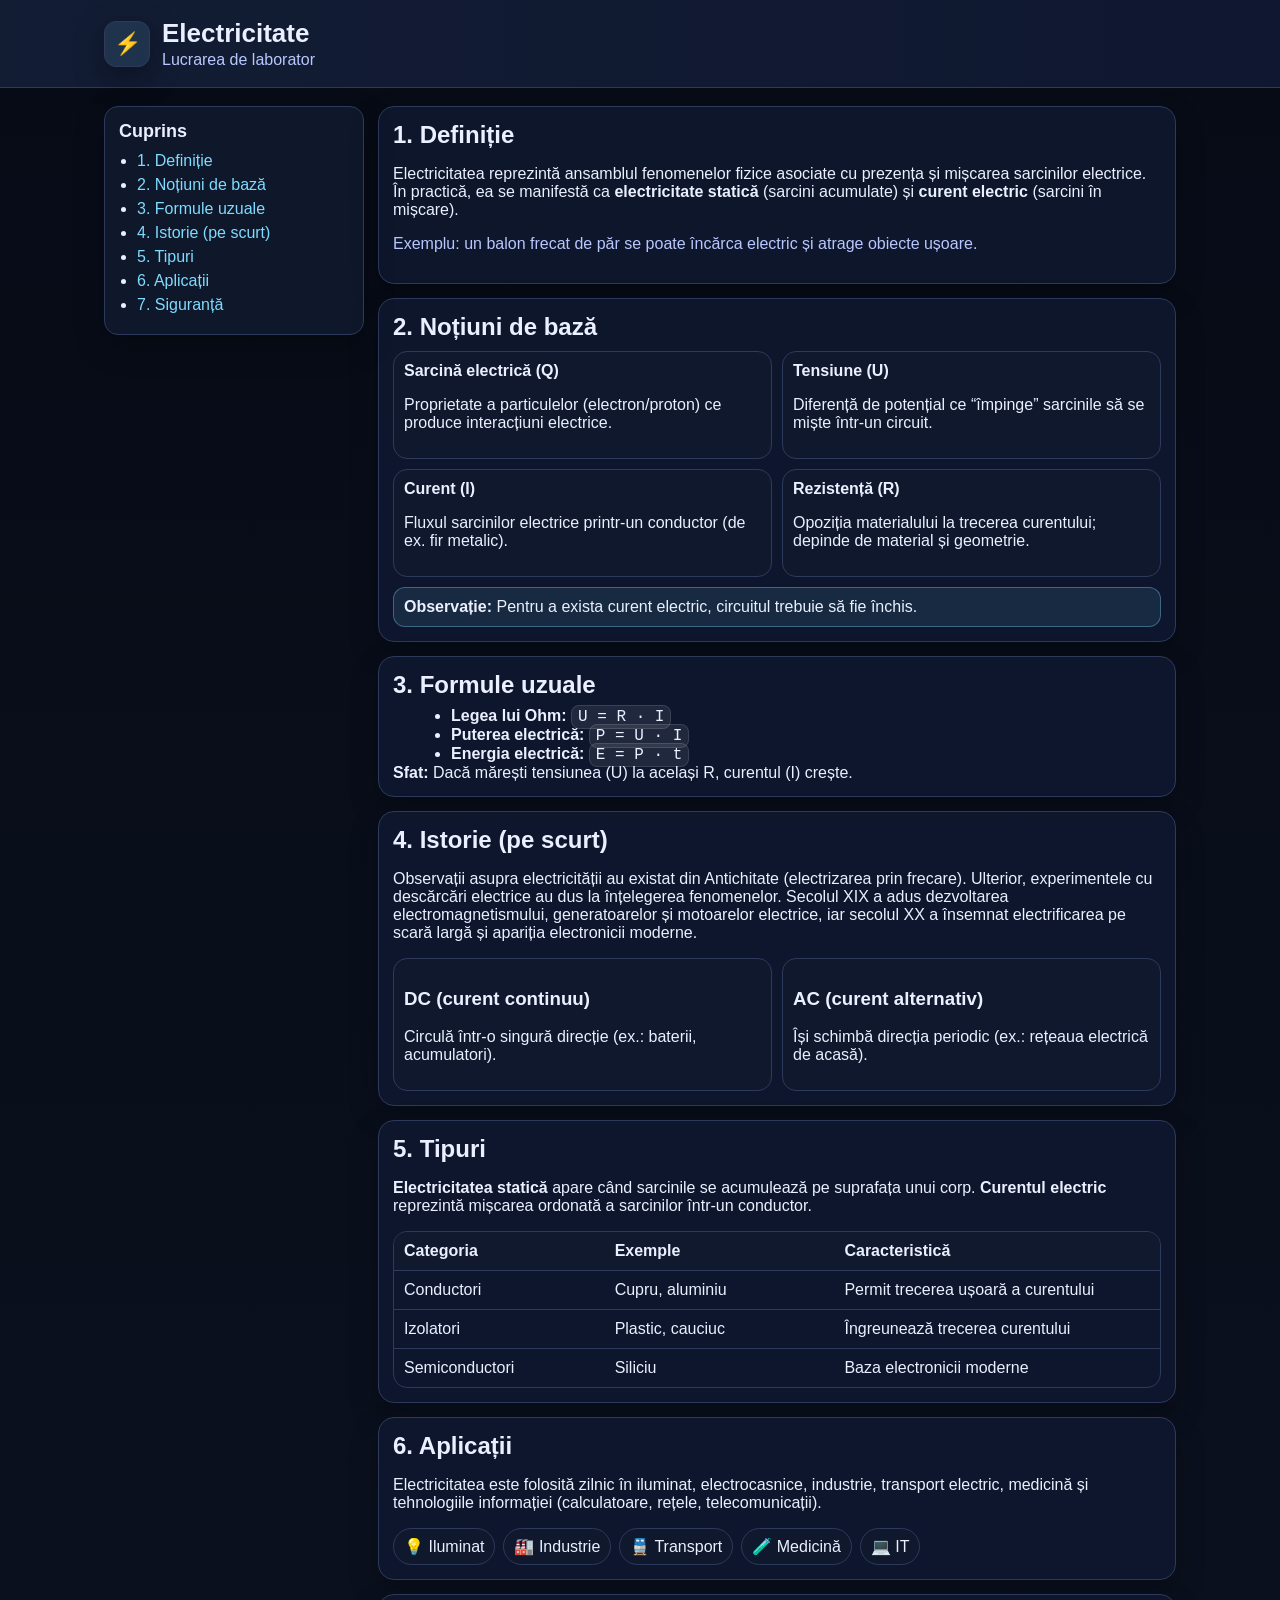
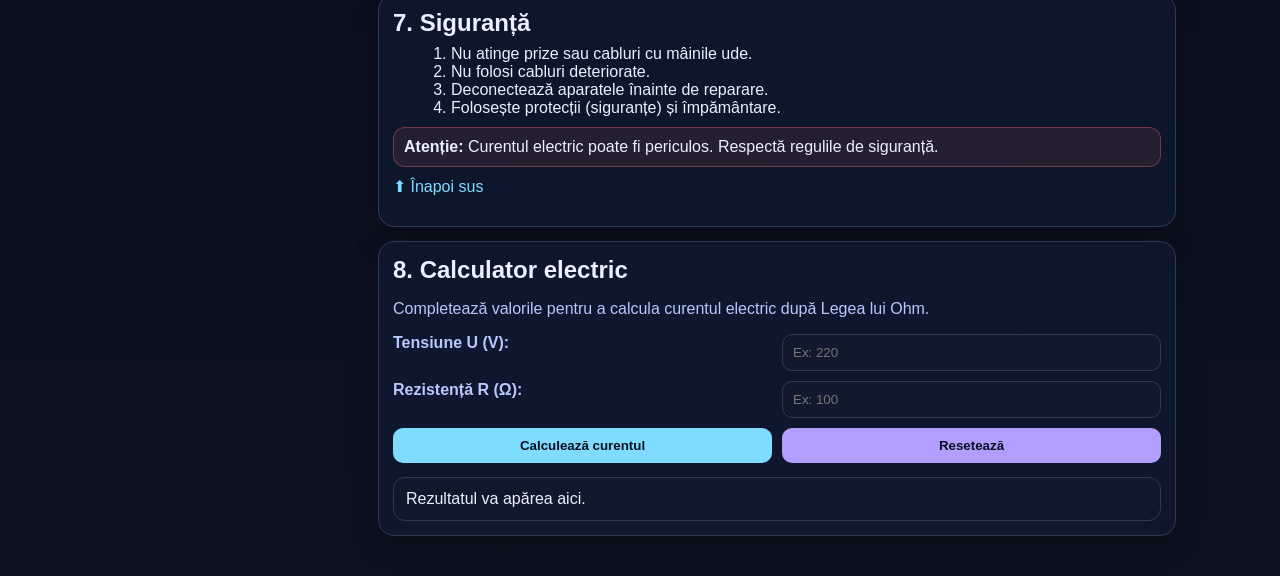
<file: site_laborator3.html/index.html>
<!DOCTYPE html>
<html lang="ro">
<head>
  <meta charset="utf-8" />
  <meta name="viewport" content="width=device-width, initial-scale=1" />
  <title>Electricitate</title>
  <link rel="stylesheet" href="style_laborator3.css">
</head>
<body>

  
  <div class="header">
    <div class="header-inner">
      <div class="logo">⚡</div>
      <div class="title">
        <h1>Electricitate</h1>
        <p>Lucrarea de laborator </p>
      </div>
    </div>
  </div>

  <div class="wrapper">

    <div class="sidebar">
      <h2>Cuprins</h2>
      <ul class="toc">
        <li><a href="#definitie">1. Definiție</a></li>
        <li><a href="#notiuni">2. Noțiuni de bază</a></li>
        <li><a href="#formule">3. Formule uzuale</a></li>
        <li><a href="#istorie">4. Istorie (pe scurt)</a></li>
        <li><a href="#tipuri">5. Tipuri</a></li>
        <li><a href="#aplicatii">6. Aplicații</a></li>
        <li><a href="#siguranta">7. Siguranță</a></li>
      </ul>
    <div>
      </div>
    </div>
        
    
    <div class="content">

      <div class="card" id="definitie">
        <h2>1. Definiție</h2>
        <p>
          Electricitatea reprezintă ansamblul fenomenelor fizice asociate cu prezența și mișcarea
          sarcinilor electrice. În practică, ea se manifestă ca <b>electricitate statică</b>
          (sarcini acumulate) și <b>curent electric</b> (sarcini în mișcare).
        </p>
        <p class="hint">
          Exemplu: un balon frecat de păr se poate încărca electric și atrage obiecte ușoare.
        </p>
      </div>

      <div class="card" id="notiuni">
        <h2>2. Noțiuni de bază</h2>

        <div class="grid">
          <div class="box">
            <h3>Sarcină electrică (Q)</h3>
            <p>Proprietate a particulelor (electron/proton) ce produce interacțiuni electrice.</p>
          </div>
          <div class="box">
            <h3>Tensiune (U)</h3>
            <p>Diferență de potențial ce “împinge” sarcinile să se miște într-un circuit.</p>
          </div>
          <div class="box">
            <h3>Curent (I)</h3>
            <p>Fluxul sarcinilor electrice printr-un conductor (de ex. fir metalic).</p>
          </div>
          <div class="box">
            <h3>Rezistență (R)</h3>
            <p>Opoziția materialului la trecerea curentului; depinde de material și geometrie.</p>
          </div>
        </div>

        <div class="note">
          <b>Observație:</b> Pentru a exista curent electric, circuitul trebuie să fie închis.
        </div>
      </div>

      <div class="card" id="formule">
        <h2>3. Formule uzuale</h2>
        <ul class="list">
          <li><b>Legea lui Ohm:</b> <span class="mono">U = R · I</span></li>
          <li><b>Puterea electrică:</b> <span class="mono">P = U · I</span></li>
          <li><b>Energia electrică:</b> <span class="mono">E = P · t</span></li>
        </ul>

        <div class="tip">
          <b>Sfat:</b> Dacă mărești tensiunea (U) la același R, curentul (I) crește.
        </div>
      </div>

      <div class="card" id="istorie">
        <h2>4. Istorie (pe scurt)</h2>
        <p>
          Observații asupra electricității au existat din Antichitate (electrizarea prin frecare).
          Ulterior, experimentele cu descărcări electrice au dus la înțelegerea fenomenelor.
          Secolul XIX a adus dezvoltarea electromagnetismului, generatoarelor și motoarelor electrice,
          iar secolul XX a însemnat electrificarea pe scară largă și apariția electronicii moderne.
        </p>

        <div class="two-col">
          <div class="mini">
            <h3>DC (curent continuu)</h3>
            <p>Circulă într-o singură direcție (ex.: baterii, acumulatori).</p>
          </div>
          <div class="mini">
            <h3>AC (curent alternativ)</h3>
            <p>Își schimbă direcția periodic (ex.: rețeaua electrică de acasă).</p>
          </div>
        </div>
      </div>

      <div class="card" id="tipuri">
        <h2>5. Tipuri</h2>
        <p>
          <b>Electricitatea statică</b> apare când sarcinile se acumulează pe suprafața unui corp.
          <b>Curentul electric</b> reprezintă mișcarea ordonată a sarcinilor într-un conductor.
        </p>

        <div class="table-like">
          <div class="row head">
            <div class="cell"><b>Categoria</b></div>
            <div class="cell"><b>Exemple</b></div>
            <div class="cell"><b>Caracteristică</b></div>
          </div>
          <div class="row">
            <div class="cell">Conductori</div>
            <div class="cell">Cupru, aluminiu</div>
            <div class="cell">Permit trecerea ușoară a curentului</div>
          </div>
          <div class="row">
            <div class="cell">Izolatori</div>
            <div class="cell">Plastic, cauciuc</div>
            <div class="cell">Îngreunează trecerea curentului</div>
          </div>
          <div class="row">
            <div class="cell">Semiconductori</div>
            <div class="cell">Siliciu</div>
            <div class="cell">Baza electronicii moderne</div>
          </div>
        </div>
      </div>

      <div class="card" id="aplicatii">
        <h2>6. Aplicații</h2>
        <p>
          Electricitatea este folosită zilnic în iluminat, electrocasnice, industrie, transport electric,
          medicină și tehnologiile informației (calculatoare, rețele, telecomunicații).
        </p>

        <div class="pill-row">
          <div class="pill">💡 Iluminat</div>
          <div class="pill">🏭 Industrie</div>
          <div class="pill">🚆 Transport</div>
          <div class="pill">🧪 Medicină</div>
          <div class="pill">💻 IT</div>
        </div>
      </div>

      <div class="card" id="siguranta">
        <h2>7. Siguranță</h2>
        <ol class="list">
          <li>Nu atinge prize sau cabluri cu mâinile ude.</li>
          <li>Nu folosi cabluri deteriorate.</li>
          <li>Deconectează aparatele înainte de reparare.</li>
          <li>Folosește protecții (siguranțe) și împământare.</li>
        </ol>

        <div class="warning">
          <b>Atenție:</b> Curentul electric poate fi periculos. Respectă regulile de siguranță.
        </div>

        <p class="backtop"><a href="#top">⬆ Înapoi sus</a></p>
      </div>

      <div class="card" id="calculator">
        <h2>8. Calculator electric</h2>
        <p class="hint">Completează valorile pentru a calcula curentul electric după Legea lui Ohm.</p>

        <div class="calc-form">
          <label for="u">Tensiune U (V):</label>
          <input type="number" id="u" placeholder="Ex: 220">

          <label for="r">Rezistență R (Ω):</label>
          <input type="number" id="r" placeholder="Ex: 100">

          <button type="button" onclick="calculeazaCurent()">Calculează curentul</button>
          <button type="button" onclick="reseteazaCalculator()" class="secondary-btn">Resetează</button>
        </div>

        <div id="rezultat" class="result-box">Rezultatul va apărea aici.</div>
      </div>


    </div>
  </div>


<script>
function calculeazaCurent() {
  let tensiune = Number(document.getElementById("u").value);
  let rezistenta = Number(document.getElementById("r").value);
  let rezultat = document.getElementById("rezultat");

  if (!tensiune || !rezistenta) {
    rezultat.innerHTML = "⚠️ Introdu tensiunea și rezistența.";
    rezultat.className = "result-box error";
    return;
  }

  if (rezistenta <= 0) {
    rezultat.innerHTML = "⚠️ Rezistența trebuie să fie mai mare decât 0.";
    rezultat.className = "result-box error";
    return;
  }

  let curent = tensiune / rezistenta;
  let putere = tensiune * curent;

  rezultat.innerHTML =
    "✅ Curentul electric este <b>" + curent.toFixed(2) + " A</b>.<br>" +
    "Puterea electrică aproximativă este <b>" + putere.toFixed(2) + " W</b>.<br>" +
    "Formula folosită: <b>I = U / R</b>";
  rezultat.className = "result-box success";
}

function reseteazaCalculator() {
  document.getElementById("u").value = "";
  document.getElementById("r").value = "";
  let rezultat = document.getElementById("rezultat");
  rezultat.innerHTML = "Rezultatul va apărea aici.";
  rezultat.className = "result-box";
}
</script>

</body>
</html>
</file>
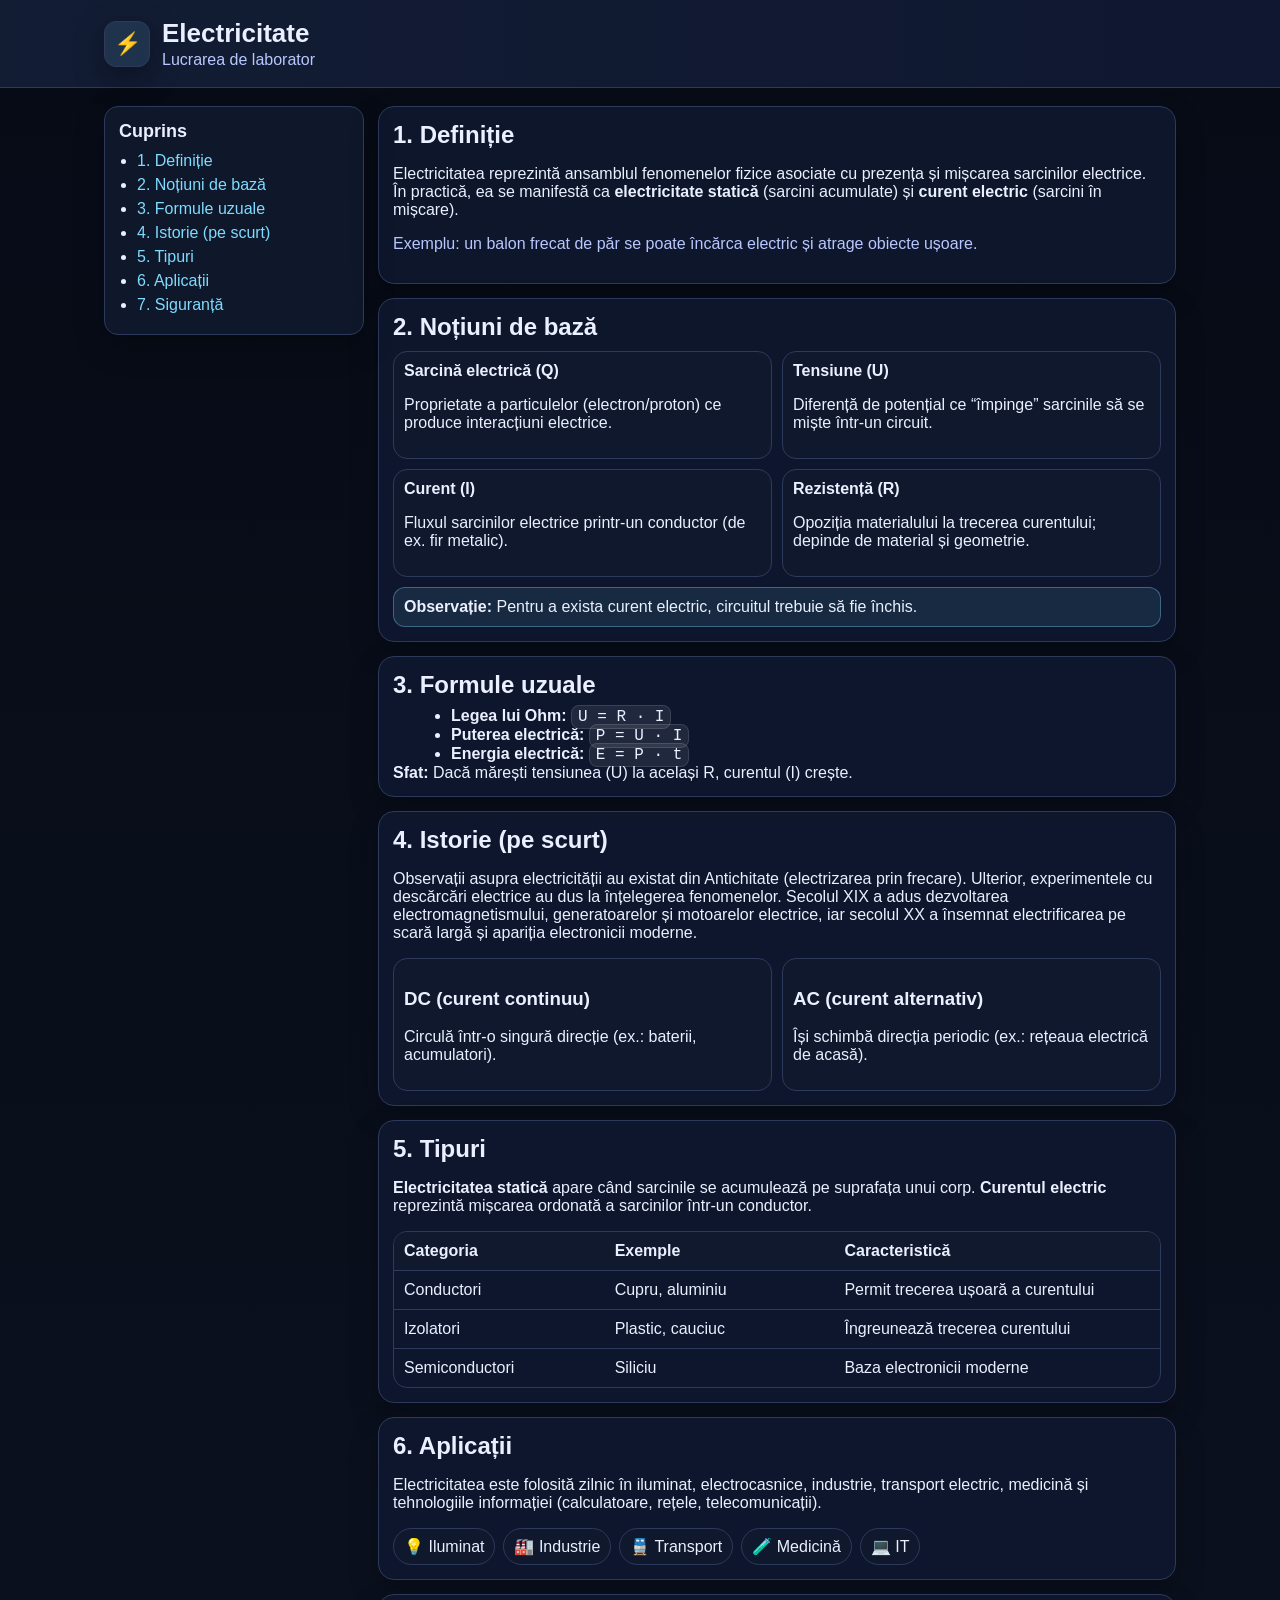
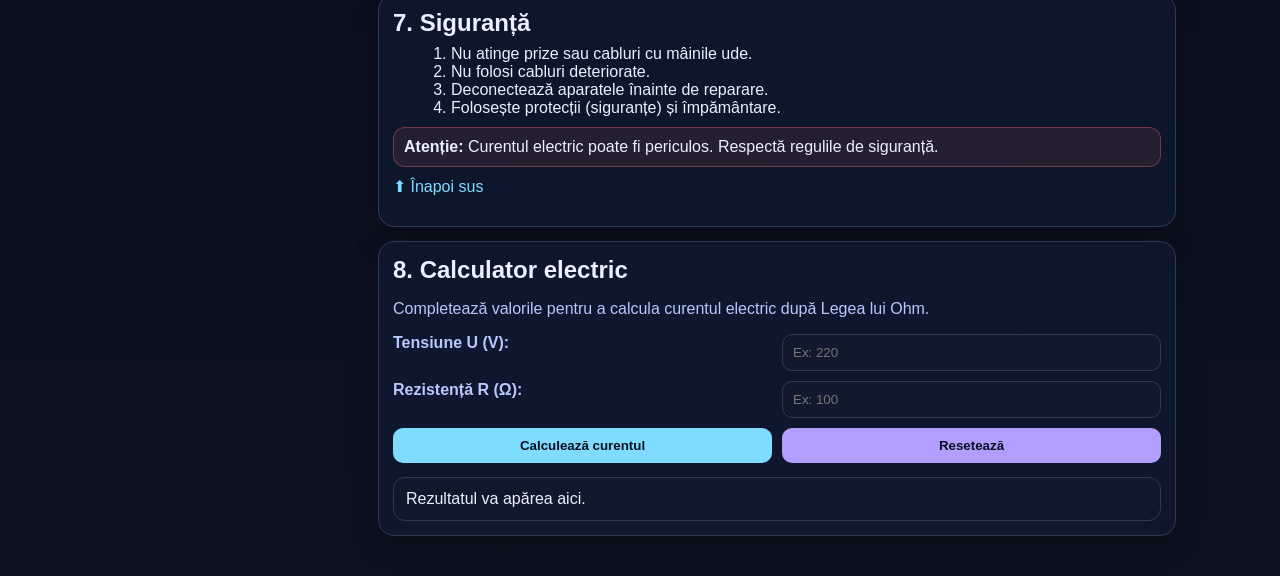
<file: site_laborator3.html/site_laborator3(1).html>
<!DOCTYPE html>
<html lang="ro">
<head>
  <meta charset="utf-8" />
  <meta name="viewport" content="width=device-width, initial-scale=1" />
  <title>Electricitate</title>
  <link rel="stylesheet" href="style_laborator3.css">
</head>
<body>

  
  <div class="header">
    <div class="header-inner">
      <div class="logo">⚡</div>
      <div class="title">
        <h1>Electricitate</h1>
        <p>Lucrarea de laborator </p>
      </div>
    </div>
  </div>

  <div class="wrapper">

    <div class="sidebar">
      <h2>Cuprins</h2>
      <ul class="toc">
        <li><a href="#definitie">1. Definiție</a></li>
        <li><a href="#notiuni">2. Noțiuni de bază</a></li>
        <li><a href="#formule">3. Formule uzuale</a></li>
        <li><a href="#istorie">4. Istorie (pe scurt)</a></li>
        <li><a href="#tipuri">5. Tipuri</a></li>
        <li><a href="#aplicatii">6. Aplicații</a></li>
        <li><a href="#siguranta">7. Siguranță</a></li>
      </ul>
    <div>
      </div>
    </div>
        
    
    <div class="content">

      <div class="card" id="definitie">
        <h2>1. Definiție</h2>
        <p>
          Electricitatea reprezintă ansamblul fenomenelor fizice asociate cu prezența și mișcarea
          sarcinilor electrice. În practică, ea se manifestă ca <b>electricitate statică</b>
          (sarcini acumulate) și <b>curent electric</b> (sarcini în mișcare).
        </p>
        <p class="hint">
          Exemplu: un balon frecat de păr se poate încărca electric și atrage obiecte ușoare.
        </p>
      </div>

      <div class="card" id="notiuni">
        <h2>2. Noțiuni de bază</h2>

        <div class="grid">
          <div class="box">
            <h3>Sarcină electrică (Q)</h3>
            <p>Proprietate a particulelor (electron/proton) ce produce interacțiuni electrice.</p>
          </div>
          <div class="box">
            <h3>Tensiune (U)</h3>
            <p>Diferență de potențial ce “împinge” sarcinile să se miște într-un circuit.</p>
          </div>
          <div class="box">
            <h3>Curent (I)</h3>
            <p>Fluxul sarcinilor electrice printr-un conductor (de ex. fir metalic).</p>
          </div>
          <div class="box">
            <h3>Rezistență (R)</h3>
            <p>Opoziția materialului la trecerea curentului; depinde de material și geometrie.</p>
          </div>
        </div>

        <div class="note">
          <b>Observație:</b> Pentru a exista curent electric, circuitul trebuie să fie închis.
        </div>
      </div>

      <div class="card" id="formule">
        <h2>3. Formule uzuale</h2>
        <ul class="list">
          <li><b>Legea lui Ohm:</b> <span class="mono">U = R · I</span></li>
          <li><b>Puterea electrică:</b> <span class="mono">P = U · I</span></li>
          <li><b>Energia electrică:</b> <span class="mono">E = P · t</span></li>
        </ul>

        <div class="tip">
          <b>Sfat:</b> Dacă mărești tensiunea (U) la același R, curentul (I) crește.
        </div>
      </div>

      <div class="card" id="istorie">
        <h2>4. Istorie (pe scurt)</h2>
        <p>
          Observații asupra electricității au existat din Antichitate (electrizarea prin frecare).
          Ulterior, experimentele cu descărcări electrice au dus la înțelegerea fenomenelor.
          Secolul XIX a adus dezvoltarea electromagnetismului, generatoarelor și motoarelor electrice,
          iar secolul XX a însemnat electrificarea pe scară largă și apariția electronicii moderne.
        </p>

        <div class="two-col">
          <div class="mini">
            <h3>DC (curent continuu)</h3>
            <p>Circulă într-o singură direcție (ex.: baterii, acumulatori).</p>
          </div>
          <div class="mini">
            <h3>AC (curent alternativ)</h3>
            <p>Își schimbă direcția periodic (ex.: rețeaua electrică de acasă).</p>
          </div>
        </div>
      </div>

      <div class="card" id="tipuri">
        <h2>5. Tipuri</h2>
        <p>
          <b>Electricitatea statică</b> apare când sarcinile se acumulează pe suprafața unui corp.
          <b>Curentul electric</b> reprezintă mișcarea ordonată a sarcinilor într-un conductor.
        </p>

        <div class="table-like">
          <div class="row head">
            <div class="cell"><b>Categoria</b></div>
            <div class="cell"><b>Exemple</b></div>
            <div class="cell"><b>Caracteristică</b></div>
          </div>
          <div class="row">
            <div class="cell">Conductori</div>
            <div class="cell">Cupru, aluminiu</div>
            <div class="cell">Permit trecerea ușoară a curentului</div>
          </div>
          <div class="row">
            <div class="cell">Izolatori</div>
            <div class="cell">Plastic, cauciuc</div>
            <div class="cell">Îngreunează trecerea curentului</div>
          </div>
          <div class="row">
            <div class="cell">Semiconductori</div>
            <div class="cell">Siliciu</div>
            <div class="cell">Baza electronicii moderne</div>
          </div>
        </div>
      </div>

      <div class="card" id="aplicatii">
        <h2>6. Aplicații</h2>
        <p>
          Electricitatea este folosită zilnic în iluminat, electrocasnice, industrie, transport electric,
          medicină și tehnologiile informației (calculatoare, rețele, telecomunicații).
        </p>

        <div class="pill-row">
          <div class="pill">💡 Iluminat</div>
          <div class="pill">🏭 Industrie</div>
          <div class="pill">🚆 Transport</div>
          <div class="pill">🧪 Medicină</div>
          <div class="pill">💻 IT</div>
        </div>
      </div>

      <div class="card" id="siguranta">
        <h2>7. Siguranță</h2>
        <ol class="list">
          <li>Nu atinge prize sau cabluri cu mâinile ude.</li>
          <li>Nu folosi cabluri deteriorate.</li>
          <li>Deconectează aparatele înainte de reparare.</li>
          <li>Folosește protecții (siguranțe) și împământare.</li>
        </ol>

        <div class="warning">
          <b>Atenție:</b> Curentul electric poate fi periculos. Respectă regulile de siguranță.
        </div>

        <p class="backtop"><a href="#top">⬆ Înapoi sus</a></p>
      </div>

      <div class="card" id="calculator">
        <h2>8. Calculator electric</h2>
        <p class="hint">Completează valorile pentru a calcula curentul electric după Legea lui Ohm.</p>

        <div class="calc-form">
          <label for="u">Tensiune U (V):</label>
          <input type="number" id="u" placeholder="Ex: 220">

          <label for="r">Rezistență R (Ω):</label>
          <input type="number" id="r" placeholder="Ex: 100">

          <button type="button" onclick="calculeazaCurent()">Calculează curentul</button>
          <button type="button" onclick="reseteazaCalculator()" class="secondary-btn">Resetează</button>
        </div>

        <div id="rezultat" class="result-box">Rezultatul va apărea aici.</div>
      </div>


    </div>
  </div>


<script>
function calculeazaCurent() {
  let tensiune = Number(document.getElementById("u").value);
  let rezistenta = Number(document.getElementById("r").value);
  let rezultat = document.getElementById("rezultat");

  if (!tensiune || !rezistenta) {
    rezultat.innerHTML = "⚠️ Introdu tensiunea și rezistența.";
    rezultat.className = "result-box error";
    return;
  }

  if (rezistenta <= 0) {
    rezultat.innerHTML = "⚠️ Rezistența trebuie să fie mai mare decât 0.";
    rezultat.className = "result-box error";
    return;
  }

  let curent = tensiune / rezistenta;
  let putere = tensiune * curent;

  rezultat.innerHTML =
    "✅ Curentul electric este <b>" + curent.toFixed(2) + " A</b>.<br>" +
    "Puterea electrică aproximativă este <b>" + putere.toFixed(2) + " W</b>.<br>" +
    "Formula folosită: <b>I = U / R</b>";
  rezultat.className = "result-box success";
}

function reseteazaCalculator() {
  document.getElementById("u").value = "";
  document.getElementById("r").value = "";
  let rezultat = document.getElementById("rezultat");
  rezultat.innerHTML = "Rezultatul va apărea aici.";
  rezultat.className = "result-box";
}
</script>

</body>
</html>
</file>
<file: site_laborator3.html/style_laborator3.css>
/* Reset mic */
* { box-sizing: border-box; }
html, body { margin: 0; padding: 0; }

/* Fundal + text */
body{
  font-family: Arial, Helvetica, sans-serif;
  background: linear-gradient(180deg, #070b16, #0b1220);
  color: #eaf0ff;
}

/* Header */
.header{
  background: linear-gradient(90deg, #121c33, #0f1830);
  border-bottom: 1px solid #2e3a5c;
}
.header-inner{
  max-width: 1100px;
  margin: 0 auto;
  padding: 18px 14px;
  display: flex;
  align-items: center;
  gap: 12px;
}
.logo{
  width: 46px;
  height: 46px;
  border-radius: 12px;
  display: flex;
  align-items: center;
  justify-content: center;
  background: rgba(127,219,255,0.12);
  border: 1px solid #2e3a5c;
  box-shadow: 0 10px 30px rgba(0,0,0,0.35);
  font-size: 22px;
}
.title h1{ margin: 0; font-size: 26px; }
.title p{ margin: 2px 0 0 0; color: #b9c7ff; }

/* Layout principal */
.wrapper{
  max-width: 1100px;
  margin: 18px auto;
  padding: 0 14px 22px 14px;
  display: flex;
  gap: 14px;
}

/* Sidebar */
.sidebar{
  width: 260px;
  background: rgba(17,26,46,0.85);
  border: 1px solid #2e3a5c;
  border-radius: 14px;
  padding: 14px;
  box-shadow: 0 12px 30px rgba(0,0,0,0.25);
  position: sticky;
  top: 14px;
  height: fit-content;
}
.sidebar h2{
  margin: 0 0 10px 0;
  font-size: 18px;
}
.badge{
  margin-top: 12px;
  padding: 10px;
  border-radius: 12px;
  background: rgba(255, 209, 102, 0.10);
  border: 1px solid rgba(255, 209, 102, 0.35);
  color: #ffe7b0;
}

/* Cuprins ca listă */
.toc{
  margin: 0;
  padding-left: 18px;
}
.toc li{ margin: 6px 0; }

/* PSEUDO-CLASE pentru link-uri (cerință) */
a:link{ color: #7fdbff; text-decoration: none; }
a:visited{ color: #b39dff; }
a:hover{ color: #ffd166; text-decoration: underline; }
a:active{ color: #ff6b6b; }

/* Conținut */
.content{
  flex: 1;
  display: flex;
  flex-direction: column;
  gap: 14px;
}

/* Card (efect vizual) */
.card{
  background: rgba(15,24,48,0.85);
  border: 1px solid #2e3a5c;
  border-radius: 16px;
  padding: 14px 14px;
  box-shadow: 0 12px 30px rgba(0,0,0,0.22);
  transition: transform 0.20s ease, box-shadow 0.20s ease;
}
.card:hover{
  transform: translateY(-2px);
  box-shadow: 0 18px 45px rgba(0,0,0,0.30);
}
.card h2{ margin: 0 0 8px 0; }
.hint{ color: #b9c7ff; }

/* Grid pentru noțiuni */
.grid{
  display: grid;
  grid-template-columns: 1fr 1fr;
  gap: 10px;
  margin-top: 10px;
}
.box{
  background: rgba(17,26,46,0.55);
  border: 1px solid #2e3a5c;
  border-radius: 14px;
  padding: 10px;
}
.box h3{ margin: 0 0 6px 0; font-size: 16px; }

.note{
  margin-top: 10px;
  padding: 10px;
  border-radius: 12px;
  background: rgba(127,219,255,0.10);
  border: 1px solid rgba(127,219,255,0.35);
}

/* Liste */
.list{ margin: 8px 0 0 18px; }
.mono{
  font-family: "Courier New", monospace;
  background: rgba(255,255,255,0.08);
  padding: 2px 6px;
  border-radius: 8px;
  border: 1px solid rgba(255,255,255,0.12);
}

/* Două coloane (istorie) */
.two-col{
  display: grid;
  grid-template-columns: 1fr 1fr;
  gap: 10px;
  margin-top: 10px;
}
.mini{
  background: rgba(17,26,46,0.55);
  border: 1px solid #2e3a5c;
  border-radius: 14px;
  padding: 10px;
}

/* “Tabel” făcut cu div-uri */
.table-like{
  margin-top: 10px;
  border: 1px solid #2e3a5c;
  border-radius: 14px;
  overflow: hidden;
}
.row{
  display: grid;
  grid-template-columns: 1.1fr 1.2fr 1.7fr;
}
.row .cell{
  padding: 10px;
  border-top: 1px solid #2e3a5c;
}
.row.head{
  background: rgba(17,26,46,0.85);
}
.row.head .cell{
  border-top: none;
}
.row:hover{
  background: rgba(127,219,255,0.06);
}

/* Pills aplicații */
.pill-row{
  display: flex;
  flex-wrap: wrap;
  gap: 8px;
  margin-top: 10px;
}
.pill{
  padding: 8px 10px;
  border-radius: 999px;
  border: 1px solid #2e3a5c;
  background: rgba(17,26,46,0.55);
}

/* Warning (efect vizual) */
.warning{
  margin-top: 10px;
  padding: 10px;
  border-radius: 12px;
  background: rgba(255, 107, 107, 0.10);
  border: 1px solid rgba(255, 107, 107, 0.35);
}

/* Footer */
.footer{
  border-top: 1px solid #2e3a5c;
  background: rgba(17,26,46,0.65);
}
.footer-inner{
  max-width: 1100px;
  margin: 0 auto;
  padding: 14px;
  display: flex;
  justify-content: space-between;
  gap: 10px;
}
.small{ color: #b9c7ff; }
.backtop{ margin-top: 10px; }

/* Responsive */
@media (max-width: 900px){
  .wrapper{ flex-direction: column; }
  .sidebar{ width: auto; position: static; }
  .grid, .two-col{ grid-template-columns: 1fr; }
  .row{ grid-template-columns: 1fr; }
}

/* Calculator electric - Laborator 3 */
.calc-form{
  display: grid;
  grid-template-columns: 1fr 1fr;
  gap: 10px;
  margin-top: 12px;
}
.calc-form label{
  color: #b9c7ff;
  font-weight: bold;
}
.calc-form input{
  padding: 10px;
  border-radius: 10px;
  border: 1px solid #2e3a5c;
  background: rgba(17,26,46,0.85);
  color: #eaf0ff;
  outline: none;
}
.calc-form input:focus{
  border-color: #7fdbff;
  box-shadow: 0 0 10px rgba(127,219,255,0.25);
}
.calc-form button{
  padding: 10px;
  border: none;
  border-radius: 10px;
  background: #7fdbff;
  color: #07101f;
  font-weight: bold;
  cursor: pointer;
}
.calc-form button:hover{
  background: #ffd166;
}
.secondary-btn{
  background: #b39dff !important;
}
.result-box{
  margin-top: 14px;
  padding: 12px;
  border-radius: 12px;
  border: 1px solid #2e3a5c;
  background: rgba(17,26,46,0.55);
}
.result-box.success{
  border-color: rgba(127,219,255,0.55);
  background: rgba(127,219,255,0.10);
}
.result-box.error{
  border-color: rgba(255,107,107,0.55);
  background: rgba(255,107,107,0.10);
}

@media (max-width: 700px){
  .calc-form{ grid-template-columns: 1fr; }
}
</file>
